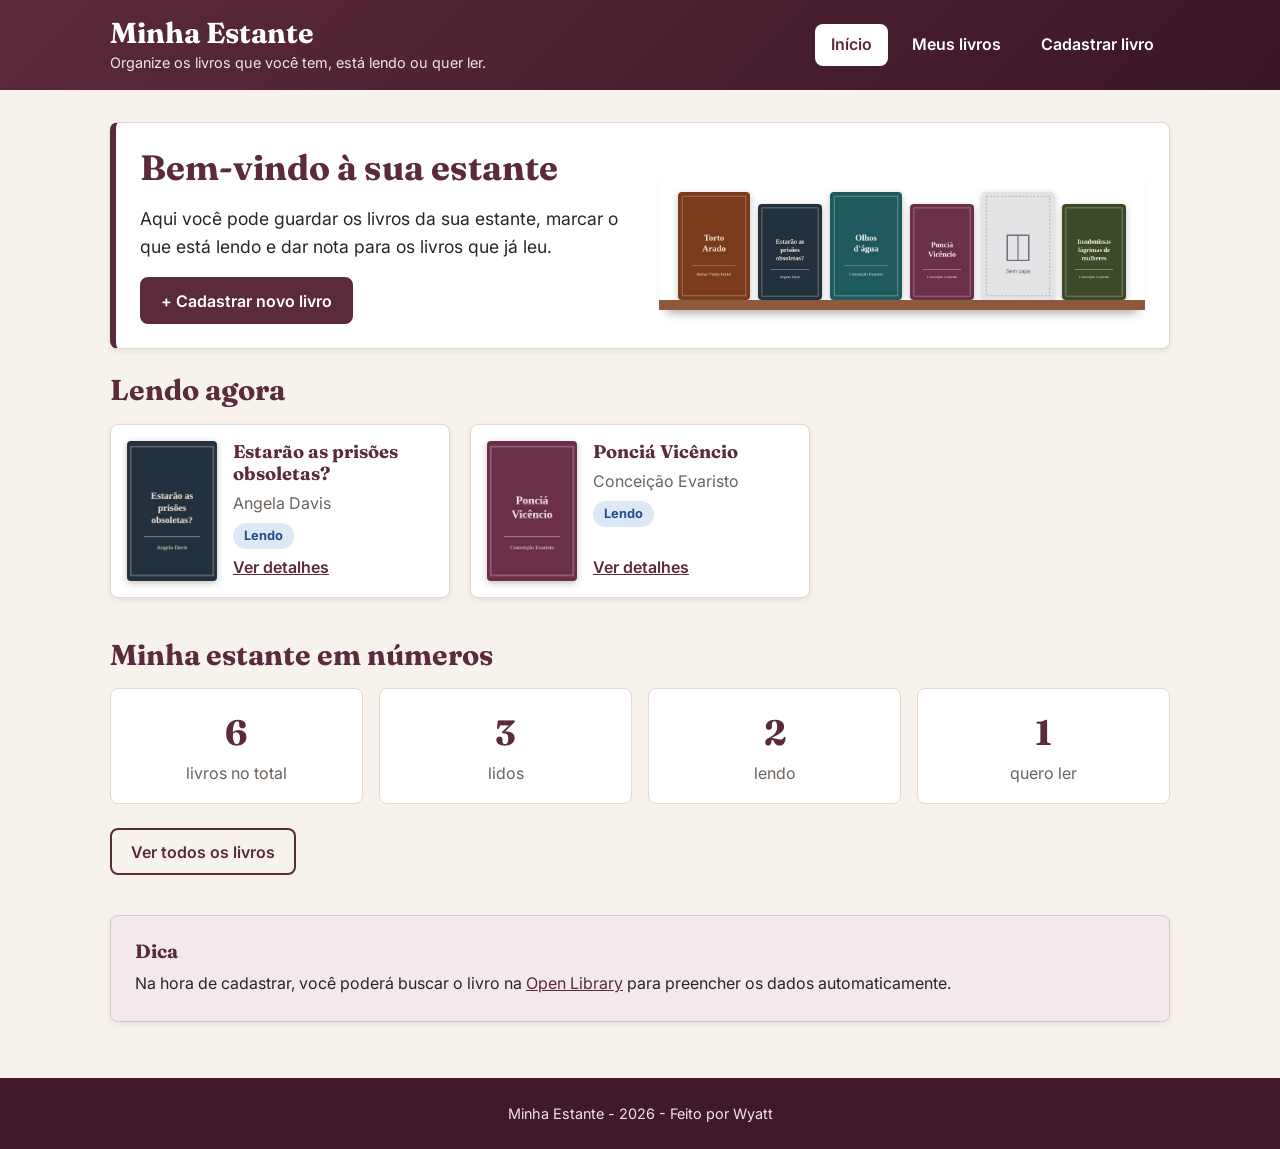
<file: index.html>
<!DOCTYPE html>
<html lang="pt-BR">
<head>
  <meta charset="UTF-8">
  <meta name="viewport" content="width=device-width, initial-scale=1.0">
  <title>Minha Estante</title>
  <link rel="preconnect" href="https://fonts.googleapis.com">
  <link rel="preconnect" href="https://fonts.gstatic.com" crossorigin>
  <link rel="stylesheet" href="https://fonts.googleapis.com/css2?family=Fraunces:opsz,wght@9..144,500;9..144,700&family=Inter:wght@400;600;700&display=swap">
  <link rel="stylesheet" href="assets/css/style.css">
</head>
<body>
  <header class="cabecalho">
    <div class="cabecalho-conteudo">
      <div class="logo">
        <h1>Minha Estante</h1>
        <p>Organize os livros que você tem, está lendo ou quer ler.</p>
      </div>
      <nav class="menu">
        <ul>
          <li><a href="index.html" class="ativo">Início</a></li>
          <li><a href="pages/livros.html">Meus livros</a></li>
          <li><a href="pages/cadastro.html">Cadastrar livro</a></li>
        </ul>
      </nav>
    </div>
  </header>

  <main class="container">
    <section class="caixa boas-vindas">
      <div class="boas-vindas-texto">
        <h2>Bem-vindo à sua estante</h2>
        <p>Aqui você pode guardar os livros da sua estante, marcar o que está lendo e dar nota para os livros que já leu.</p>
        <a href="pages/cadastro.html" class="botao">+ Cadastrar novo livro</a>
      </div>

      <!-- Prateleira com as capas dos livros salvos (criada pelo JavaScript) -->
      <div class="prateleira" id="prateleira"></div>
    </section>

    <section>
      <h2>Lendo agora</h2>
      <!-- Os cartões são criados pelo JavaScript (inicio.js) com os livros marcados como "Lendo" -->
      <div class="grade-cartoes" id="lendo-agora"></div>
      <p id="nada-lendo" class="mensagem info" hidden>Nenhum livro marcado como "Lendo" no momento.</p>
    </section>

    <section>
      <h2>Minha estante em números</h2>
      <ul class="numeros">
        <li><strong id="total-livros">0</strong> livros no total</li>
        <li><strong id="total-lidos">0</strong> lidos</li>
        <li><strong id="total-lendo">0</strong> lendo</li>
        <li><strong id="total-quero-ler">0</strong> quero ler</li>
      </ul>
      <a href="pages/livros.html" class="botao botao-secundario">Ver todos os livros</a>
    </section>

    <aside class="caixa dica">
      <h2>Dica</h2>
      <p>Na hora de cadastrar, você poderá buscar o livro na <a href="https://openlibrary.org">Open Library</a> para preencher os dados automaticamente.</p>
    </aside>
  </main>

  <footer class="rodape">
    <p>Minha Estante - 2026 - Feito por Wyatt</p>
  </footer>
  <script src="assets/js/script.js"></script>
  <script src="assets/js/inicio.js"></script>
</body>
</html>
</file>
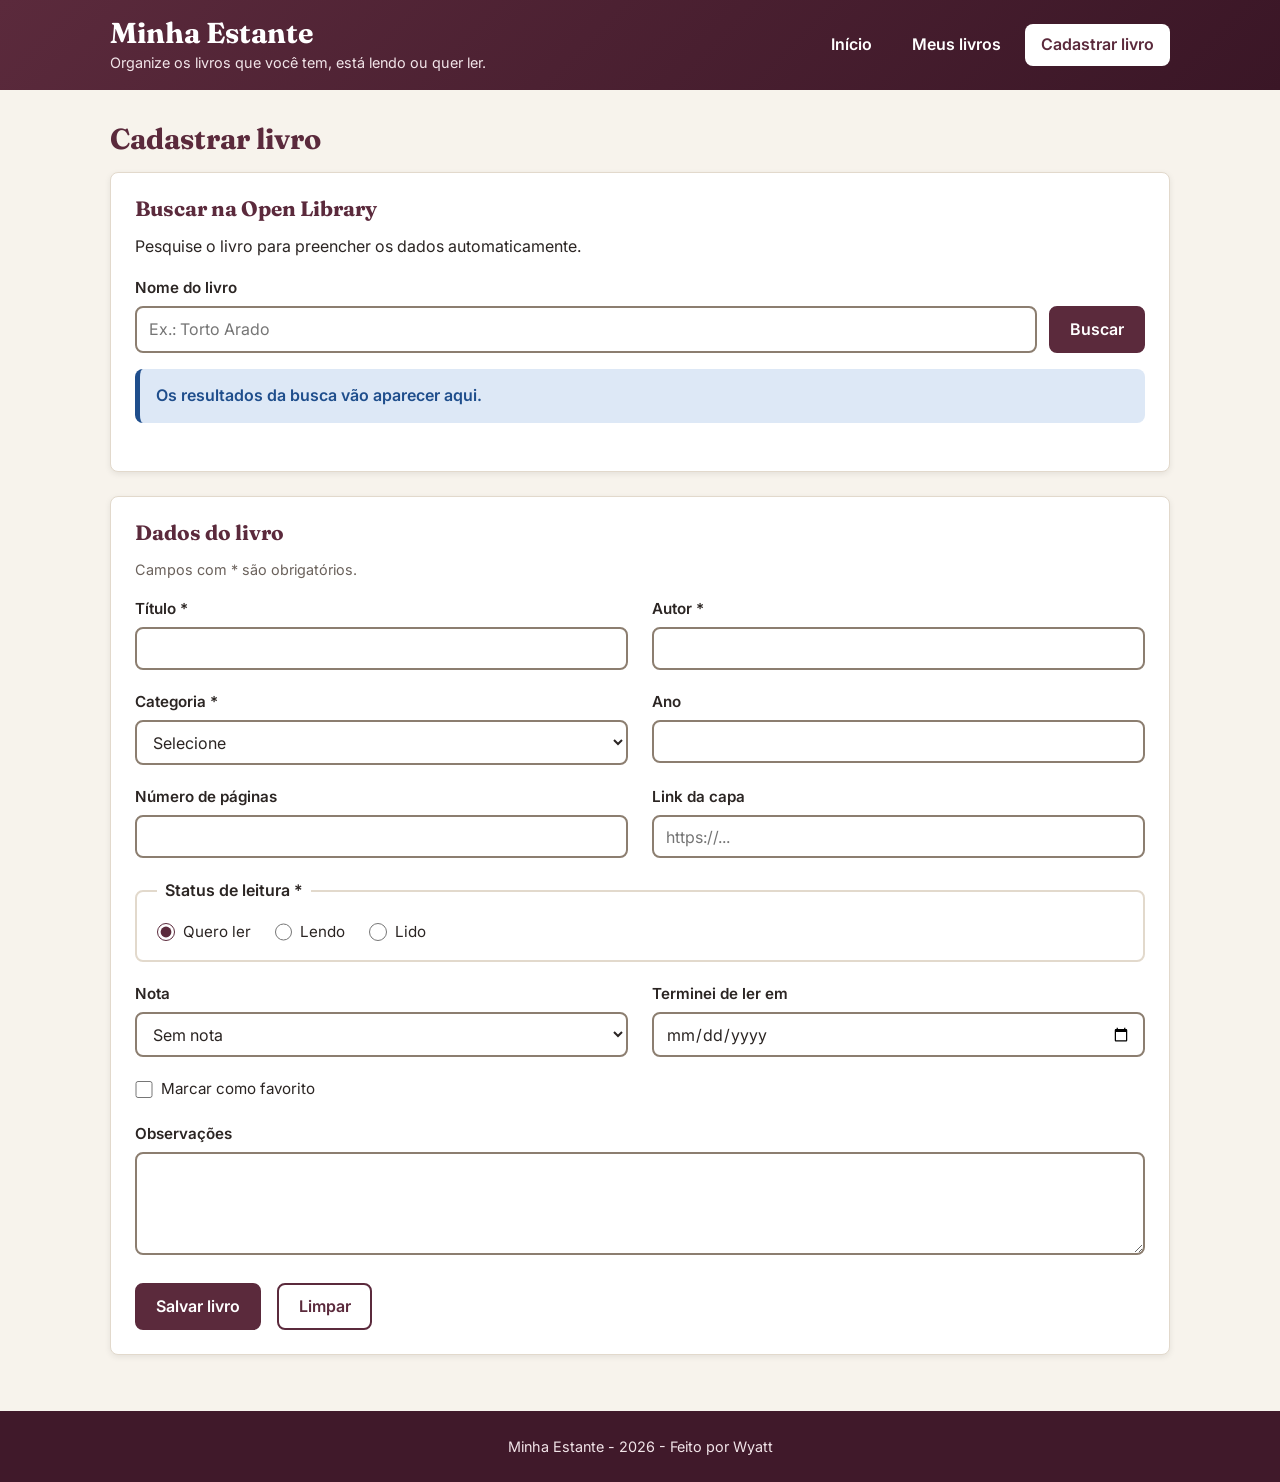
<file: pages/cadastro.html>
<!DOCTYPE html>
<html lang="pt-BR">
<head>
  <meta charset="UTF-8">
  <meta name="viewport" content="width=device-width, initial-scale=1.0">
  <title>Cadastrar livro - Minha Estante</title>
  <link rel="preconnect" href="https://fonts.googleapis.com">
  <link rel="preconnect" href="https://fonts.gstatic.com" crossorigin>
  <link rel="stylesheet" href="https://fonts.googleapis.com/css2?family=Fraunces:opsz,wght@9..144,500;9..144,700&family=Inter:wght@400;600;700&display=swap">
  <link rel="stylesheet" href="../assets/css/style.css">
</head>
<body>
  <header class="cabecalho">
    <div class="cabecalho-conteudo">
      <div class="logo">
        <h1>Minha Estante</h1>
        <p>Organize os livros que você tem, está lendo ou quer ler.</p>
      </div>
      <nav class="menu">
        <ul>
          <li><a href="../index.html">Início</a></li>
          <li><a href="livros.html">Meus livros</a></li>
          <li><a href="cadastro.html" class="ativo">Cadastrar livro</a></li>
        </ul>
      </nav>
    </div>
  </header>

  <main class="container">
    <h2>Cadastrar livro</h2>

    <!-- Busca na API (vai funcionar na Etapa 3) -->
    <section class="caixa">
      <h3>Buscar na Open Library</h3>
      <p>Pesquise o livro para preencher os dados automaticamente.</p>
      <form id="form-busca" class="form-busca">
        <label for="busca-api">Nome do livro</label>
        <div class="linha-busca">
          <input type="search" id="busca-api" name="busca-api" placeholder="Ex.: Torto Arado">
          <button type="submit" class="botao" id="botao-buscar">Buscar</button>
        </div>
      </form>
      <p id="status-busca" class="mensagem info">Os resultados da busca vão aparecer aqui.</p>

      <!-- Resultados da API (criados pelo JavaScript) -->
      <ul id="resultados-api" class="resultados-api"></ul>
    </section>

    <!-- Formulário de cadastro -->
    <section class="caixa">
      <h3>Dados do livro</h3>
      <p class="aviso-obrigatorio">Campos com * são obrigatórios.</p>

      <!-- Lista de erros da validação (preenchida pelo JavaScript) -->
      <div id="erros" class="mensagem erro" hidden></div>

      <form id="form-livro" class="formulario" novalidate>
        <div class="campo">
          <label for="titulo">Título *</label>
          <input type="text" id="titulo" name="titulo" required>
        </div>

        <div class="campo">
          <label for="autor">Autor *</label>
          <input type="text" id="autor" name="autor" required>
        </div>

        <div class="campo">
          <label for="categoria">Categoria *</label>
          <select id="categoria" name="categoria" required>
            <option value="">Selecione</option>
            <option value="romance">Romance</option>
            <option value="contos">Contos</option>
            <option value="ensaio">Ensaio</option>
            <option value="poesia">Poesia</option>
            <option value="biografia">Biografia</option>
            <option value="historia">História</option>
            <option value="fantasia">Fantasia</option>
            <option value="outros">Outros</option>
          </select>
        </div>

        <div class="campo">
          <label for="ano">Ano</label>
          <input type="number" id="ano" name="ano" min="1000" max="2026">
        </div>

        <div class="campo">
          <label for="paginas">Número de páginas</label>
          <input type="number" id="paginas" name="paginas" min="1">
        </div>

        <div class="campo">
          <label for="capa">Link da capa</label>
          <input type="url" id="capa" name="capa" placeholder="https://...">
        </div>

        <fieldset class="campo-inteiro">
          <legend>Status de leitura *</legend>
          <div class="opcoes">
            <div class="opcao">
              <input type="radio" id="quero-ler" name="status" value="quero-ler" checked>
              <label for="quero-ler">Quero ler</label>
            </div>
            <div class="opcao">
              <input type="radio" id="lendo" name="status" value="lendo">
              <label for="lendo">Lendo</label>
            </div>
            <div class="opcao">
              <input type="radio" id="lido" name="status" value="lido">
              <label for="lido">Lido</label>
            </div>
          </div>
        </fieldset>

        <div class="campo">
          <label for="nota">Nota</label>
          <select id="nota" name="nota">
            <option value="">Sem nota</option>
            <option value="1">1</option>
            <option value="2">2</option>
            <option value="3">3</option>
            <option value="4">4</option>
            <option value="5">5</option>
          </select>
        </div>

        <div class="campo">
          <label for="data">Terminei de ler em</label>
          <input type="date" id="data" name="data">
        </div>

        <div class="opcao campo-inteiro">
          <input type="checkbox" id="favorito" name="favorito">
          <label for="favorito">Marcar como favorito</label>
        </div>

        <div class="campo campo-inteiro">
          <label for="observacoes">Observações</label>
          <textarea id="observacoes" name="observacoes" rows="4"></textarea>
        </div>

        <div class="botoes campo-inteiro">
          <button type="submit" class="botao">Salvar livro</button>
          <button type="reset" class="botao botao-secundario">Limpar</button>
        </div>
      </form>
    </section>
  </main>

  <footer class="rodape">
    <p>Minha Estante - 2026 - Feito por Wyatt</p>
  </footer>
  <script src="../assets/js/script.js"></script>
  <script src="../assets/js/cadastro.js"></script>
</body>
</html>
</file>
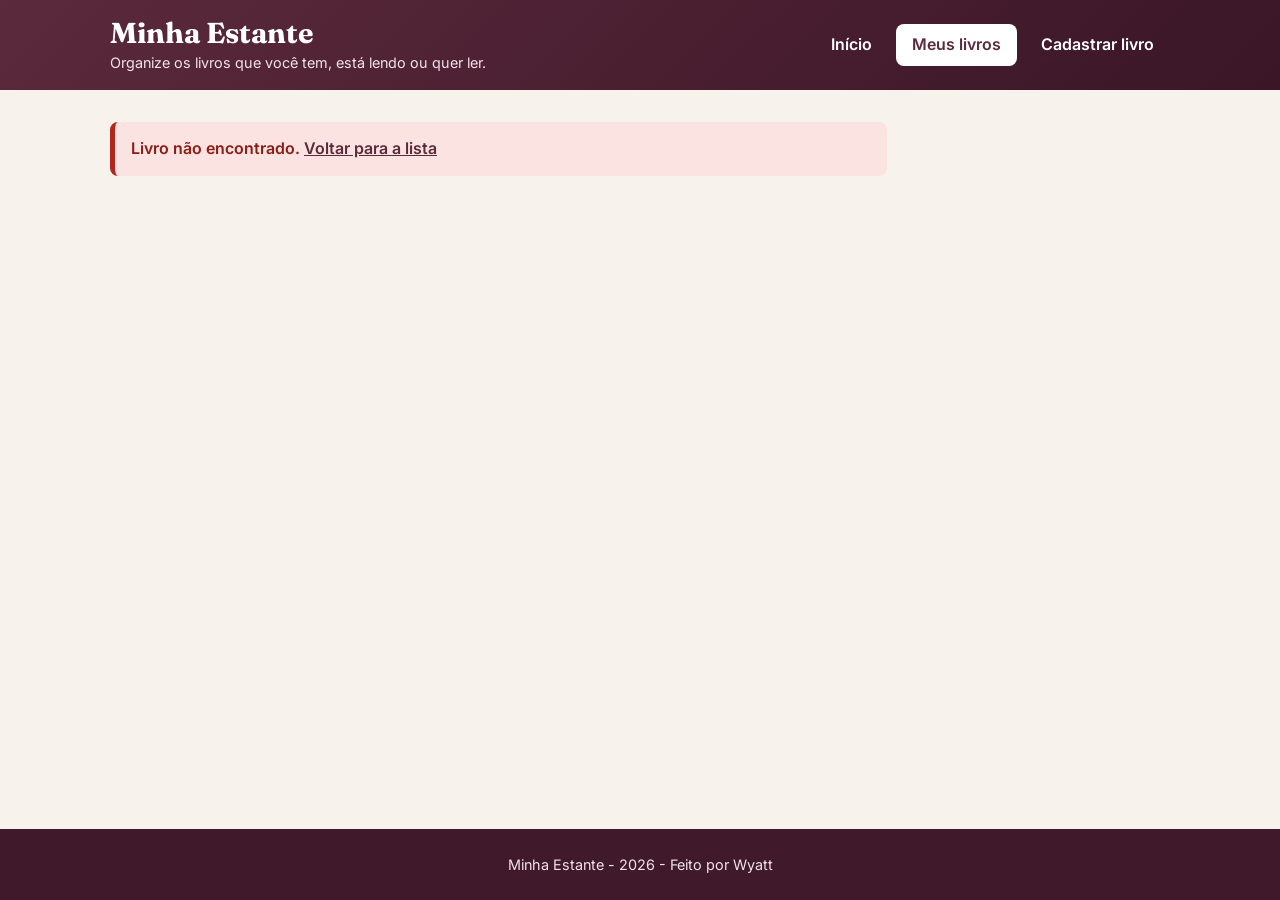
<file: pages/detalhes.html>
<!DOCTYPE html>
<html lang="pt-BR">
<head>
  <meta charset="UTF-8">
  <meta name="viewport" content="width=device-width, initial-scale=1.0">
  <title>Detalhes do livro - Minha Estante</title>
  <link rel="preconnect" href="https://fonts.googleapis.com">
  <link rel="preconnect" href="https://fonts.gstatic.com" crossorigin>
  <link rel="stylesheet" href="https://fonts.googleapis.com/css2?family=Fraunces:opsz,wght@9..144,500;9..144,700&family=Inter:wght@400;600;700&display=swap">
  <link rel="stylesheet" href="../assets/css/style.css">
</head>
<body>
  <header class="cabecalho">
    <div class="cabecalho-conteudo">
      <div class="logo">
        <h1>Minha Estante</h1>
        <p>Organize os livros que você tem, está lendo ou quer ler.</p>
      </div>
      <nav class="menu">
        <ul>
          <li><a href="../index.html">Início</a></li>
          <li><a href="livros.html" class="ativo">Meus livros</a></li>
          <li><a href="cadastro.html">Cadastrar livro</a></li>
        </ul>
      </nav>
    </div>
  </header>

  <main class="container pagina-detalhes">
    <!-- Os dados do livro são preenchidos pelo JavaScript (detalhes.js) -->
    <article class="caixa detalhes-livro" id="detalhes">
      <img id="detalhe-capa" class="capa" src="../assets/img/sem-capa.jpg" alt="" width="200">

      <div class="detalhes-info">
        <h2 id="detalhe-titulo">Carregando...</h2>
        <p class="autor" id="detalhe-autor"></p>
        <span class="status" id="detalhe-status"></span>

        <h3>Informações</h3>
        <ul class="lista-info">
          <li><strong>Categoria</strong> <span id="detalhe-categoria"></span></li>
          <li><strong>Ano</strong> <span id="detalhe-ano"></span></li>
          <li><strong>Páginas</strong> <span id="detalhe-paginas"></span></li>
          <li><strong>Nota</strong> <span id="detalhe-nota"></span></li>
          <li><strong>Terminei de ler em</strong> <span id="detalhe-data"></span></li>
          <li><strong>Favorito</strong> <span id="detalhe-favorito"></span></li>
        </ul>

        <h3>Observações</h3>
        <p id="detalhe-observacoes"></p>

        <div class="acoes">
          <a href="editar.html" class="botao" id="link-editar">Editar</a>
          <button type="button" class="botao botao-perigo" id="botao-excluir">Excluir</button>
          <a href="livros.html" class="botao botao-secundario">Voltar</a>
        </div>
      </div>
    </article>

    <aside class="caixa dica" id="mais-informacoes">
      <h3>Mais informações</h3>
      <p>Veja mais sobre este livro na <a id="link-open-library" href="https://openlibrary.org">Open Library</a>.</p>
    </aside>

    <!-- Aparece se o id do endereço não existir -->
    <p id="nao-encontrado" class="mensagem erro" hidden>Livro não encontrado. <a href="livros.html">Voltar para a lista</a></p>
  </main>

  <footer class="rodape">
    <p>Minha Estante - 2026 - Feito por Wyatt</p>
  </footer>
  <script src="../assets/js/script.js"></script>
  <script src="../assets/js/detalhes.js"></script>
</body>
</html>
</file>
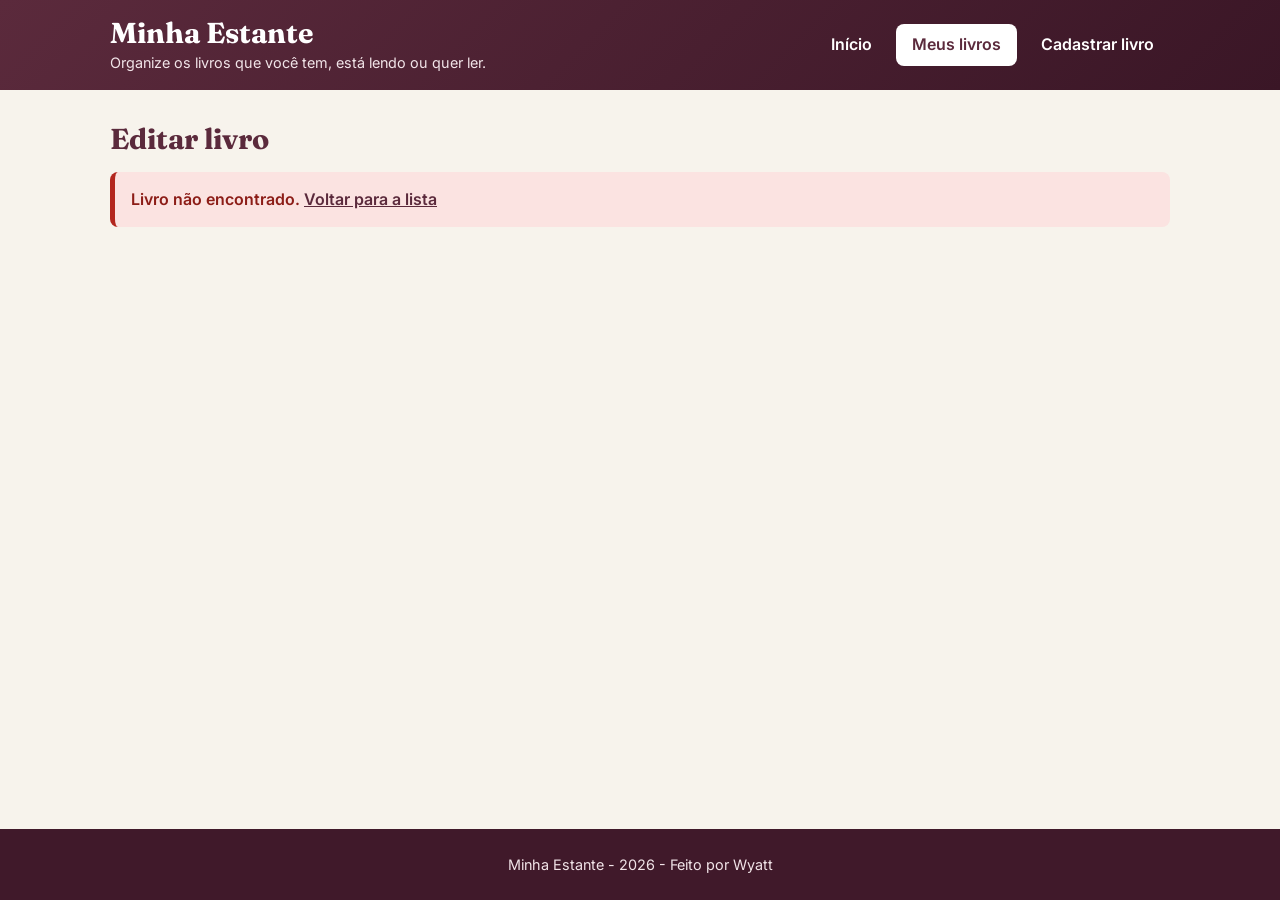
<file: pages/editar.html>
<!DOCTYPE html>
<html lang="pt-BR">
<head>
  <meta charset="UTF-8">
  <meta name="viewport" content="width=device-width, initial-scale=1.0">
  <title>Editar livro - Minha Estante</title>
  <link rel="preconnect" href="https://fonts.googleapis.com">
  <link rel="preconnect" href="https://fonts.gstatic.com" crossorigin>
  <link rel="stylesheet" href="https://fonts.googleapis.com/css2?family=Fraunces:opsz,wght@9..144,500;9..144,700&family=Inter:wght@400;600;700&display=swap">
  <link rel="stylesheet" href="../assets/css/style.css">
</head>
<body>
  <header class="cabecalho">
    <div class="cabecalho-conteudo">
      <div class="logo">
        <h1>Minha Estante</h1>
        <p>Organize os livros que você tem, está lendo ou quer ler.</p>
      </div>
      <nav class="menu">
        <ul>
          <li><a href="../index.html">Início</a></li>
          <li><a href="livros.html" class="ativo">Meus livros</a></li>
          <li><a href="cadastro.html">Cadastrar livro</a></li>
        </ul>
      </nav>
    </div>
  </header>

  <main class="container">
    <h2>Editar livro</h2>

    <section class="caixa" id="area-edicao">
      <h3 id="titulo-edicao">Carregando...</h3>
      <p class="aviso-obrigatorio">Campos com * são obrigatórios.</p>

      <!-- Lista de erros da validação (preenchida pelo JavaScript) -->
      <div id="erros" class="mensagem erro" hidden></div>

      <!-- Os campos são preenchidos pelo JavaScript (editar.js) com os dados salvos -->
      <form id="form-editar" class="formulario" novalidate>
        <div class="campo">
          <label for="titulo">Título *</label>
          <input type="text" id="titulo" name="titulo" required>
        </div>

        <div class="campo">
          <label for="autor">Autor *</label>
          <input type="text" id="autor" name="autor" required>
        </div>

        <div class="campo">
          <label for="categoria">Categoria *</label>
          <select id="categoria" name="categoria" required>
            <option value="">Selecione</option>
            <option value="romance">Romance</option>
            <option value="contos">Contos</option>
            <option value="ensaio">Ensaio</option>
            <option value="poesia">Poesia</option>
            <option value="biografia">Biografia</option>
            <option value="historia">História</option>
            <option value="fantasia">Fantasia</option>
            <option value="outros">Outros</option>
          </select>
        </div>

        <div class="campo">
          <label for="ano">Ano</label>
          <input type="number" id="ano" name="ano" min="1000" max="2026">
        </div>

        <div class="campo">
          <label for="paginas">Número de páginas</label>
          <input type="number" id="paginas" name="paginas" min="1">
        </div>

        <div class="campo">
          <label for="capa">Link da capa</label>
          <input type="url" id="capa" name="capa" placeholder="https://...">
        </div>

        <fieldset class="campo-inteiro">
          <legend>Status de leitura *</legend>
          <div class="opcoes">
            <div class="opcao">
              <input type="radio" id="quero-ler" name="status" value="quero-ler">
              <label for="quero-ler">Quero ler</label>
            </div>
            <div class="opcao">
              <input type="radio" id="lendo" name="status" value="lendo">
              <label for="lendo">Lendo</label>
            </div>
            <div class="opcao">
              <input type="radio" id="lido" name="status" value="lido">
              <label for="lido">Lido</label>
            </div>
          </div>
        </fieldset>

        <div class="campo">
          <label for="nota">Nota</label>
          <select id="nota" name="nota">
            <option value="">Sem nota</option>
            <option value="1">1</option>
            <option value="2">2</option>
            <option value="3">3</option>
            <option value="4">4</option>
            <option value="5">5</option>
          </select>
        </div>

        <div class="campo">
          <label for="data">Terminei de ler em</label>
          <input type="date" id="data" name="data">
        </div>

        <div class="opcao campo-inteiro">
          <input type="checkbox" id="favorito" name="favorito">
          <label for="favorito">Marcar como favorito</label>
        </div>

        <div class="campo campo-inteiro">
          <label for="observacoes">Observações</label>
          <textarea id="observacoes" name="observacoes" rows="4"></textarea>
        </div>

        <div class="botoes campo-inteiro">
          <button type="submit" class="botao">Salvar alterações</button>
          <a href="detalhes.html" class="botao botao-secundario" id="link-cancelar">Cancelar</a>
        </div>
      </form>
    </section>

    <!-- Aparece se o id do endereço não existir -->
    <p id="nao-encontrado" class="mensagem erro" hidden>Livro não encontrado. <a href="livros.html">Voltar para a lista</a></p>
  </main>

  <footer class="rodape">
    <p>Minha Estante - 2026 - Feito por Wyatt</p>
  </footer>
  <script src="../assets/js/script.js"></script>
  <script src="../assets/js/editar.js"></script>
</body>
</html>
</file>
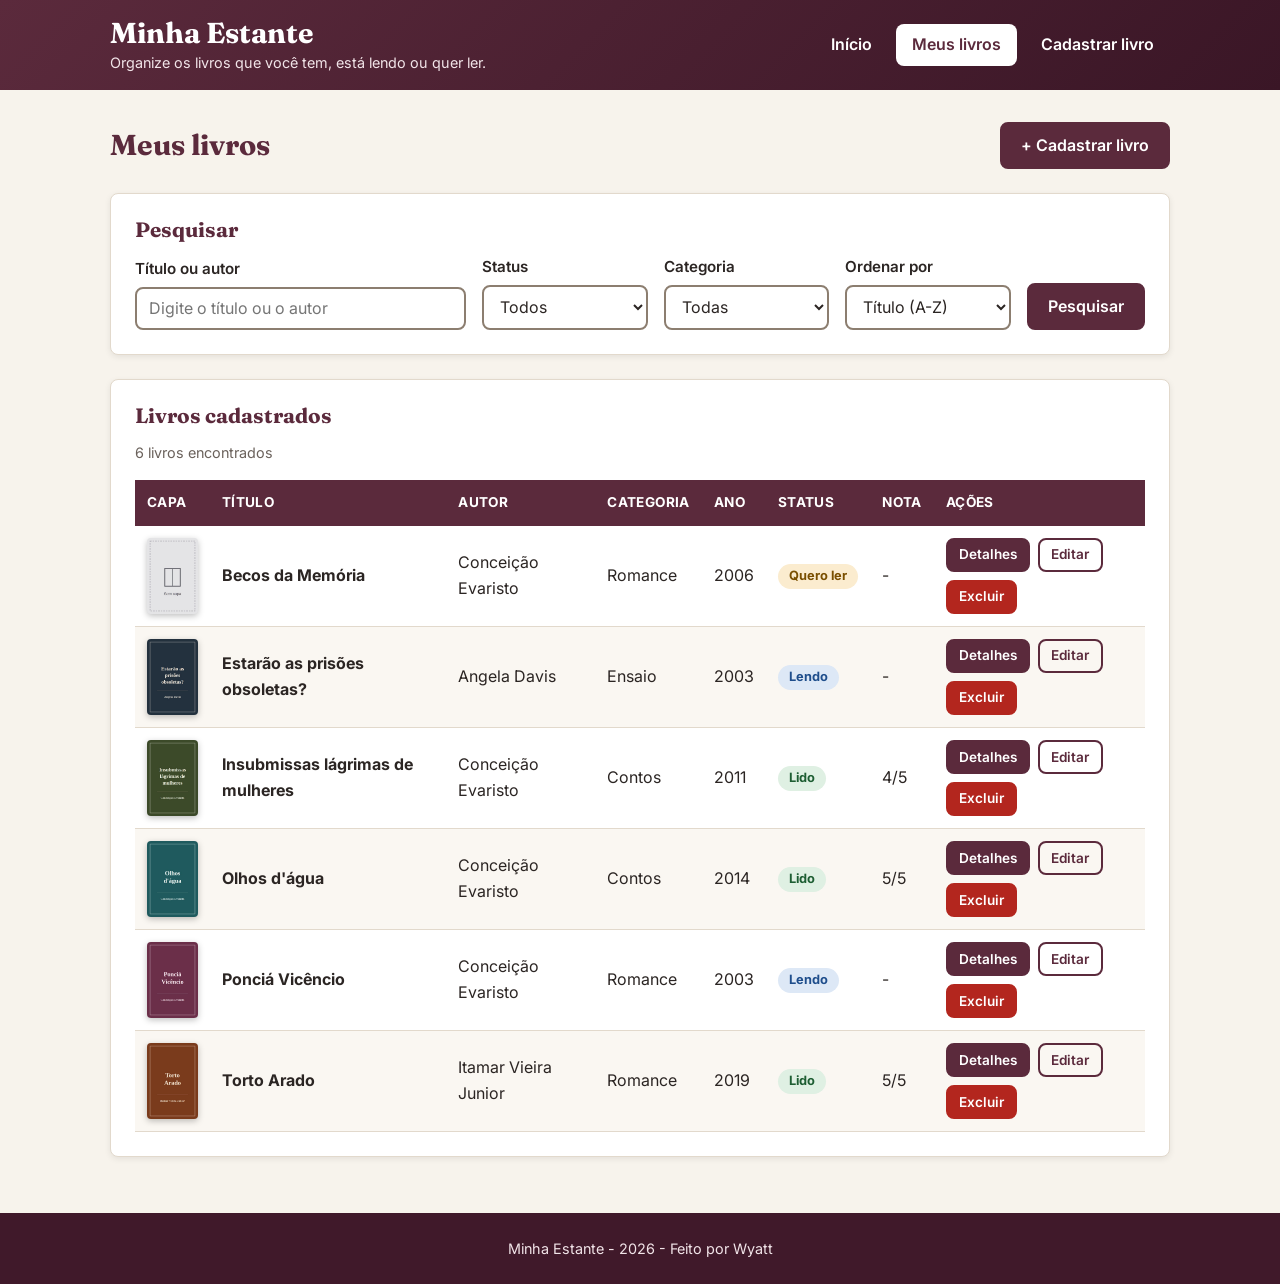
<file: pages/livros.html>
<!DOCTYPE html>
<html lang="pt-BR">
<head>
  <meta charset="UTF-8">
  <meta name="viewport" content="width=device-width, initial-scale=1.0">
  <title>Meus livros - Minha Estante</title>
  <link rel="preconnect" href="https://fonts.googleapis.com">
  <link rel="preconnect" href="https://fonts.gstatic.com" crossorigin>
  <link rel="stylesheet" href="https://fonts.googleapis.com/css2?family=Fraunces:opsz,wght@9..144,500;9..144,700&family=Inter:wght@400;600;700&display=swap">
  <link rel="stylesheet" href="../assets/css/style.css">
</head>
<body>
  <header class="cabecalho">
    <div class="cabecalho-conteudo">
      <div class="logo">
        <h1>Minha Estante</h1>
        <p>Organize os livros que você tem, está lendo ou quer ler.</p>
      </div>
      <nav class="menu">
        <ul>
          <li><a href="../index.html">Início</a></li>
          <li><a href="livros.html" class="ativo">Meus livros</a></li>
          <li><a href="cadastro.html">Cadastrar livro</a></li>
        </ul>
      </nav>
    </div>
  </header>

  <main class="container">
    <div class="titulo-pagina">
      <h2>Meus livros</h2>
      <a href="cadastro.html" class="botao">+ Cadastrar livro</a>
    </div>

    <!-- Mensagem de aviso (aparece depois de cadastrar, editar ou excluir) -->
    <p id="mensagem" class="mensagem sucesso" hidden></p>

    <!-- Pesquisa, filtro e ordenação -->
    <section class="caixa">
      <h3>Pesquisar</h3>
      <form id="form-filtros" class="filtros">
        <div class="campo campo-pesquisa">
          <label for="pesquisa">Título ou autor</label>
          <input type="search" id="pesquisa" name="pesquisa" placeholder="Digite o título ou o autor">
        </div>

        <div class="campo">
          <label for="filtro-status">Status</label>
          <select id="filtro-status" name="status">
            <option value="todos">Todos</option>
            <option value="quero-ler">Quero ler</option>
            <option value="lendo">Lendo</option>
            <option value="lido">Lido</option>
          </select>
        </div>

        <div class="campo">
          <label for="filtro-categoria">Categoria</label>
          <select id="filtro-categoria" name="categoria">
            <option value="todas">Todas</option>
            <option value="romance">Romance</option>
            <option value="contos">Contos</option>
            <option value="ensaio">Ensaio</option>
            <option value="poesia">Poesia</option>
            <option value="biografia">Biografia</option>
            <option value="historia">História</option>
            <option value="fantasia">Fantasia</option>
            <option value="outros">Outros</option>
          </select>
        </div>

        <div class="campo">
          <label for="ordenar">Ordenar por</label>
          <select id="ordenar" name="ordenar">
            <option value="titulo">Título (A-Z)</option>
            <option value="autor">Autor (A-Z)</option>
            <option value="ano-recente">Ano (mais recente)</option>
            <option value="ano-antigo">Ano (mais antigo)</option>
            <option value="nota">Nota (maior primeiro)</option>
          </select>
        </div>

        <button type="submit" class="botao">Pesquisar</button>
      </form>
    </section>

    <!-- Lista de livros -->
    <section class="caixa">
      <h3>Livros cadastrados</h3>
      <p id="contador" class="contador"></p>

      <div class="tabela-container">
        <table class="tabela-livros">
          <thead>
            <tr>
              <th>Capa</th>
              <th>Título</th>
              <th>Autor</th>
              <th>Categoria</th>
              <th>Ano</th>
              <th>Status</th>
              <th>Nota</th>
              <th>Ações</th>
            </tr>
          </thead>
          <!-- As linhas são criadas pelo JavaScript (livros.js) -->
          <tbody id="lista-livros"></tbody>
        </table>
      </div>

      <p id="lista-vazia" class="mensagem info" hidden>Nenhum livro encontrado.</p>
    </section>
  </main>

  <footer class="rodape">
    <p>Minha Estante - 2026 - Feito por Wyatt</p>
  </footer>
  <script src="../assets/js/script.js"></script>
  <script src="../assets/js/livros.js"></script>
</body>
</html>
</file>
<file: assets/css/style.css>
/* =====================================================
   MINHA ESTANTE - Folha de estilos
   ===================================================== */

/* =====================================================
   1. IDENTIDADE VISUAL
   Cores, fontes e estilos básicos usados no site todo
   ===================================================== */

/* Variáveis com as cores do site */
:root {
  --cor-principal: #5b2a3c;        /* vinho */
  --cor-principal-escura: #40192a;
  --cor-principal-clara: #f3e9ec;
  --cor-fundo: #f7f3ec;            /* bege claro, cor de papel */
  --cor-caixa: #ffffff;
  --cor-texto: #2b2523;
  --cor-texto-suave: #6b625c;
  --cor-borda: #e2d9cc;
  --cor-borda-campo: #8c7e70;
  --cor-perigo: #b3261e;           /* vermelho do botão excluir */
  --raio: 8px;
  --sombra: 0 2px 6px rgba(0, 0, 0, 0.08);
}

/* Zera margens e faz o padding/borda contarem dentro da largura */
* {
  margin: 0;
  padding: 0;
  box-sizing: border-box;
}

body {
  font-family: "Inter", "Segoe UI", Arial, sans-serif;
  font-size: 1rem;
  line-height: 1.6;
  color: var(--cor-texto);
  background-color: var(--cor-fundo);

  /* Flexbox em coluna para o rodapé ficar sempre no fim da página */
  display: flex;
  flex-direction: column;
  min-height: 100vh;
}

/* O conteúdo principal ocupa o espaço que sobrar */
main {
  flex: 1;
}

h1,
h2,
h3 {
  font-family: "Fraunces", Georgia, "Times New Roman", serif;
  line-height: 1.2;
  color: var(--cor-principal);
}

h2 {
  font-size: 1.8rem;
  margin-bottom: 1rem;
}

h3 {
  font-size: 1.3rem;
  margin-bottom: 0.75rem;
}

p {
  margin-bottom: 1rem;
}

a {
  color: var(--cor-principal);
}

a:hover {
  color: var(--cor-principal-escura);
}

img {
  max-width: 100%;
  height: auto;
  display: block;
}

/* Área central com largura máxima */
.container {
  width: 100%;
  max-width: 1100px;
  margin: 0 auto;
  padding: 2rem 1.25rem;
}

main > section {
  margin-bottom: 2.5rem;
}

/* =====================================================
   2. CABEÇALHO, MENU E RODAPÉ
   ===================================================== */

.cabecalho {
  background-color: var(--cor-principal);
  color: #ffffff;
}

.cabecalho-conteudo {
  max-width: 1100px;
  margin: 0 auto;
  padding: 1rem 1.25rem;
  display: flex;
  justify-content: space-between;
  align-items: center;
  gap: 1rem;
}

.logo h1 {
  color: #ffffff;
  font-size: 1.8rem;
}

.logo p {
  margin: 0;
  font-size: 0.9rem;
  color: #f1e4e8;
}

.menu ul {
  list-style: none;
  display: flex;
  gap: 0.5rem;
}

.menu a {
  display: block;
  padding: 0.5rem 1rem;
  color: #ffffff;
  text-decoration: none;
  font-weight: 600;
  border-radius: var(--raio);
  transition: background-color 0.2s;
}

.menu a:hover {
  background-color: rgba(255, 255, 255, 0.15);
  color: #ffffff;
}

/* Página em que o usuário está */
.menu a.ativo {
  background-color: #ffffff;
  color: var(--cor-principal);
}

.menu a:focus-visible {
  outline: 3px solid #ffffff;
  outline-offset: 2px;
}

.rodape {
  background-color: var(--cor-principal-escura);
  color: #f1e4e8;
  text-align: center;
  padding: 1.5rem 1rem;
}

.rodape p {
  margin: 0;
  font-size: 0.9rem;
}

/* =====================================================
   3. COMPONENTES: CAIXAS, BOTÕES, CAMPOS E MENSAGENS
   ===================================================== */

/* Caixa branca usada em várias páginas */
.caixa {
  background-color: var(--cor-caixa);
  border: 1px solid var(--cor-borda);
  border-radius: var(--raio);
  padding: 1.5rem;
  box-shadow: var(--sombra);
  margin-bottom: 1.5rem;
}

/* ----- Botões ----- */
.botao {
  display: inline-block;
  padding: 0.6rem 1.2rem;
  font-family: inherit;
  font-size: 1rem;
  font-weight: 600;
  line-height: 1.5;
  text-decoration: none;
  color: #ffffff;
  background-color: var(--cor-principal);
  border: 2px solid var(--cor-principal);
  border-radius: var(--raio);
  cursor: pointer;
  transition: background-color 0.2s, transform 0.1s;
}

.botao:hover {
  color: #ffffff;
  background-color: var(--cor-principal-escura);
  border-color: var(--cor-principal-escura);
}

/* Efeito de "apertar" ao clicar */
.botao:active {
  transform: scale(0.97);
}

.botao-secundario {
  color: var(--cor-principal);
  background-color: transparent;
}

.botao-secundario:hover {
  color: var(--cor-principal-escura);
  background-color: var(--cor-principal-clara);
}

.botao-perigo {
  background-color: var(--cor-perigo);
  border-color: var(--cor-perigo);
}

.botao-perigo:hover {
  background-color: #8c1d17;
  border-color: #8c1d17;
}

.botao-pequeno {
  padding: 0.3rem 0.7rem;
  font-size: 0.85rem;
}

/* Contorno bem visível quando o elemento recebe foco pelo teclado (Tab) */
a:focus-visible,
button:focus-visible,
input:focus-visible,
select:focus-visible,
textarea:focus-visible {
  outline: 3px solid var(--cor-principal);
  outline-offset: 2px;
}

/* ----- Campos de formulário ----- */
.campo {
  display: flex;
  flex-direction: column;
  gap: 0.35rem;
}

label {
  font-weight: 600;
  font-size: 0.95rem;
}

input[type="text"],
input[type="search"],
input[type="number"],
input[type="url"],
input[type="date"],
select,
textarea {
  width: 100%;
  padding: 0.6rem 0.75rem;
  font-family: inherit;
  font-size: 1rem;
  color: var(--cor-texto);
  background-color: #ffffff;
  border: 2px solid var(--cor-borda-campo);
  border-radius: var(--raio);
  transition: border-color 0.2s;
}

input:hover,
select:hover,
textarea:hover {
  border-color: var(--cor-principal);
}

input:focus,
select:focus,
textarea:focus {
  border-color: var(--cor-principal);
  background-color: #fffdf9;
}

/* Campo com valor inválido (ex.: obrigatório vazio) fica vermelho enquanto está em foco */
input:focus:invalid,
select:focus:invalid {
  border-color: var(--cor-perigo);
}

textarea {
  resize: vertical;
}

input[type="radio"],
input[type="checkbox"] {
  width: 1.1rem;
  height: 1.1rem;
  accent-color: var(--cor-principal);
  cursor: pointer;
}

/* ----- Etiquetas de status ----- */
.status {
  display: inline-block;
  padding: 0.15rem 0.7rem;
  font-size: 0.8rem;
  font-weight: 700;
  border-radius: 999px;
  white-space: nowrap;
}

.status.lido {
  background-color: #dff0e3;
  color: #1e5e33;
}

.status.lendo {
  background-color: #dde8f6;
  color: #1f4e8c;
}

.status.quero-ler {
  background-color: #fbeccf;
  color: #7a4f00;
}

/* ----- Mensagens para o usuário ----- */
.mensagem {
  padding: 0.9rem 1rem;
  margin-bottom: 1.5rem;
  border-left: 5px solid;
  border-radius: var(--raio);
  font-weight: 600;
}

.mensagem.sucesso {
  background-color: #dff0e3;
  color: #1e5e33;
  border-color: #2e7d46;
}

.mensagem.info {
  background-color: #dde8f6;
  color: #1f4e8c;
  border-color: #1f4e8c;
}

.mensagem.erro {
  background-color: #fbe3e1;
  color: #8c1d17;
  border-color: var(--cor-perigo);
}

/* =====================================================
   4. PÁGINA INICIAL
   ===================================================== */

.boas-vindas {
  border-left: 6px solid var(--cor-principal);
}

.boas-vindas p {
  font-size: 1.1rem;
  max-width: 60ch;
}

/* Cartões dos livros "Lendo agora": o grid cria quantas colunas couberem */
.grade-cartoes {
  display: grid;
  grid-template-columns: repeat(auto-fill, minmax(280px, 1fr));
  gap: 1.25rem;
}

.cartao-livro {
  display: flex;
  gap: 1rem;
  padding: 1rem;
  background-color: var(--cor-caixa);
  border: 1px solid var(--cor-borda);
  border-radius: var(--raio);
  box-shadow: var(--sombra);
  transition: transform 0.2s, box-shadow 0.2s;
}

.cartao-livro:hover {
  transform: translateY(-4px);
  box-shadow: 0 6px 14px rgba(0, 0, 0, 0.12);
}

.cartao-livro img {
  width: 90px;
  border-radius: 4px;
}

.cartao-livro div {
  display: flex;
  flex-direction: column;
  align-items: flex-start;
  gap: 0.4rem;
}

.cartao-livro h3 {
  margin: 0;
  font-size: 1.15rem;
}

.cartao-livro p {
  margin: 0;
  color: var(--cor-texto-suave);
}

.cartao-livro a {
  margin-top: auto;
  font-weight: 600;
}

/* Números da estante: 4 colunas iguais */
.numeros {
  list-style: none;
  display: grid;
  grid-template-columns: repeat(4, 1fr);
  gap: 1rem;
  margin-bottom: 1.5rem;
}

.numeros li {
  padding: 1rem;
  text-align: center;
  color: var(--cor-texto-suave);
  background-color: var(--cor-caixa);
  border: 1px solid var(--cor-borda);
  border-radius: var(--raio);
}

.numeros strong {
  display: block;
  font-family: "Fraunces", Georgia, "Times New Roman", serif;
  font-size: 2.2rem;
  color: var(--cor-principal);
}

/* Caixa de dica */
.dica {
  background-color: var(--cor-principal-clara);
  border-color: #dcc5cd;
}

.dica h2,
.dica h3 {
  font-size: 1.2rem;
  margin-bottom: 0.5rem;
}

.dica p {
  margin: 0;
}

/* =====================================================
   5. LISTA DE LIVROS: PESQUISA, FILTROS E TABELA
   ===================================================== */

/* Título da página e botão na mesma linha */
.titulo-pagina {
  display: flex;
  justify-content: space-between;
  align-items: center;
  flex-wrap: wrap;
  gap: 1rem;
  margin-bottom: 1.5rem;
}

.titulo-pagina h2 {
  margin: 0;
}

/* Pesquisa, filtros e ordenação lado a lado */
.filtros {
  display: grid;
  grid-template-columns: 2fr 1fr 1fr 1fr auto;
  gap: 1rem;
  align-items: end;
}

.contador {
  color: var(--cor-texto-suave);
  font-size: 0.9rem;
}

/* Se a tela for pequena, a tabela rola dentro da caixa (e não a página toda) */
.tabela-container {
  overflow-x: auto;
}

.tabela-livros {
  width: 100%;
  border-collapse: collapse;
}

.tabela-livros th {
  padding: 0.75rem;
  text-align: left;
  font-size: 0.85rem;
  text-transform: uppercase;
  letter-spacing: 0.03em;
  color: #ffffff;
  background-color: var(--cor-principal);
}

.tabela-livros td {
  padding: 0.75rem;
  vertical-align: middle;
  border-bottom: 1px solid var(--cor-borda);
}

/* Linhas zebradas */
.tabela-livros tbody tr:nth-child(even) {
  background-color: #faf7f2;
}

.tabela-livros tbody tr:hover {
  background-color: var(--cor-principal-clara);
}

.tabela-livros img {
  width: 50px;
  border-radius: 4px;
}

.titulo-livro {
  font-weight: 700;
}

/* Botões de ação um do lado do outro */
.acoes {
  display: flex;
  flex-wrap: wrap;
  gap: 0.5rem;
}

/* =====================================================
   6. FORMULÁRIO DE CADASTRO E EDIÇÃO
   ===================================================== */

/* Busca na Open Library: campo e botão na mesma linha */
.form-busca {
  display: flex;
  flex-direction: column;
  gap: 0.35rem;
  margin-bottom: 1rem;
}

.linha-busca {
  display: flex;
  gap: 0.75rem;
}

.linha-busca input {
  flex: 1;
}

.aviso-obrigatorio {
  font-size: 0.9rem;
  color: var(--cor-texto-suave);
}

/* Formulário em 2 colunas */
.formulario {
  display: grid;
  grid-template-columns: 1fr 1fr;
  gap: 1.25rem 1.5rem;
}

/* Itens que ocupam a linha inteira */
.campo-inteiro {
  grid-column: 1 / -1;
}

fieldset {
  padding: 1rem 1.25rem;
  border: 2px solid var(--cor-borda);
  border-radius: var(--raio);
}

legend {
  padding: 0 0.5rem;
  font-weight: 600;
}

/* Opções de rádio e checkbox */
.opcoes {
  display: flex;
  flex-wrap: wrap;
  gap: 1.5rem;
}

.opcao {
  display: flex;
  align-items: center;
  gap: 0.5rem;
}

.opcao label {
  font-weight: 400;
  cursor: pointer;
}

.botoes {
  display: flex;
  flex-wrap: wrap;
  gap: 1rem;
  padding-top: 0.5rem;
}

/* =====================================================
   7. PÁGINA DE DETALHES
   ===================================================== */

/* Livro à esquerda e caixa "Mais informações" à direita */
.pagina-detalhes {
  display: grid;
  grid-template-columns: 3fr 1fr;
  gap: 1.5rem;
  align-items: start;
}

/* Capa à esquerda e informações à direita */
.detalhes-livro {
  display: grid;
  grid-template-columns: 220px 1fr;
  gap: 2rem;
}

.detalhes-livro img {
  width: 100%;
  border-radius: var(--raio);
  box-shadow: 0 4px 12px rgba(0, 0, 0, 0.2);
}

.detalhes-info h2 {
  margin-bottom: 0.25rem;
}

.autor {
  font-size: 1.15rem;
  color: var(--cor-texto-suave);
  margin-bottom: 0.5rem;
}

.detalhes-info h3 {
  margin-top: 1.5rem;
}

/* Informações do livro em 2 colunas */
.lista-info {
  list-style: none;
  display: grid;
  grid-template-columns: repeat(2, 1fr);
  gap: 0.75rem;
}

.lista-info li {
  padding: 0.6rem 0.8rem;
  background-color: var(--cor-fundo);
  border-radius: var(--raio);
}

.lista-info strong {
  display: block;
  font-size: 0.8rem;
  text-transform: uppercase;
  letter-spacing: 0.03em;
  color: var(--cor-texto-suave);
}

.detalhes-info .acoes {
  margin-top: 1.5rem;
}

/* =====================================================
   8. RESPONSIVIDADE
   ===================================================== */

/* Tablets e telas médias (até 900px) */
@media (max-width: 900px) {
  /* Filtros em 2 colunas, pesquisa na linha inteira */
  .filtros {
    grid-template-columns: 1fr 1fr;
  }

  .campo-pesquisa {
    grid-column: 1 / -1;
  }

  /* Caixa "Mais informações" vai para baixo do livro */
  .pagina-detalhes {
    grid-template-columns: 1fr;
  }

  .numeros {
    grid-template-columns: repeat(2, 1fr);
  }
}

/* Celulares (até 600px) */
@media (max-width: 600px) {
  h2 {
    font-size: 1.5rem;
  }

  .container {
    padding: 1.25rem 1rem;
  }

  .caixa {
    padding: 1rem;
  }

  /* Cabeçalho: logo em cima e menu embaixo, centralizados */
  .cabecalho-conteudo {
    flex-direction: column;
    text-align: center;
  }

  .logo h1 {
    font-size: 1.5rem;
  }

  .menu ul {
    flex-wrap: wrap;
    justify-content: center;
  }

  .menu a {
    padding: 0.4rem 0.75rem;
  }

  /* Tudo em uma coluna só */
  .filtros,
  .formulario {
    grid-template-columns: 1fr;
  }

  .titulo-pagina {
    flex-direction: column;
    align-items: flex-start;
  }

  .linha-busca {
    flex-direction: column;
  }

  /* Capa centralizada em cima das informações */
  .detalhes-livro {
    grid-template-columns: 1fr;
    gap: 1rem;
  }

  .detalhes-livro img {
    max-width: 180px;
    margin: 0 auto;
  }

  /* Botões principais ocupam a largura toda (mais fáceis de tocar) */
  .botoes .botao,
  .detalhes-info .acoes .botao {
    flex: 1;
    text-align: center;
  }

  .cartao-livro img {
    width: 70px;
  }

  /* ----- Tabela vira uma lista de cartões no celular ----- */
  .tabela-livros,
  .tabela-livros tbody {
    display: block;
  }

  /* Esconde o cabeçalho da tabela */
  .tabela-livros thead {
    display: none;
  }

  /* Cada linha vira um cartão: capa à esquerda, dados à direita */
  .tabela-livros tr {
    display: grid;
    grid-template-columns: 70px 1fr;
    column-gap: 1rem;
    padding: 1rem 0.5rem;
    border-bottom: 1px solid var(--cor-borda);
  }

  .tabela-livros td {
    display: block;
    padding: 0.1rem 0;
    border: none;
  }

  /* Capa ocupa as 6 primeiras linhas do cartão */
  .tabela-livros td:first-child {
    grid-row: 1 / 7;
  }

  .tabela-livros img {
    width: 70px;
  }

  /* Botões de ação na linha inteira, embaixo */
  .tabela-livros td:last-child {
    grid-column: 1 / -1;
    padding-top: 0.75rem;
  }

  /* Como o cabeçalho sumiu, escreve o nome de alguns dados antes do valor */
  .tabela-livros td:nth-child(4)::before {
    content: "Categoria: ";
    font-weight: 600;
  }

  .tabela-livros td:nth-child(5)::before {
    content: "Ano: ";
    font-weight: 600;
  }

  .tabela-livros td:nth-child(7)::before {
    content: "Nota: ";
    font-weight: 600;
  }
}

/* =====================================================
   9. ESTADOS CRIADOS PELO JAVASCRIPT
   ===================================================== */

/* Campo com erro de validação */
input.invalido,
select.invalido,
textarea.invalido {
  border-color: var(--cor-perigo);
  background-color: #fdf3f2;
}

/* Lista de erros dentro da mensagem */
.mensagem ul {
  margin: 0.5rem 0 0 1.25rem;
  font-weight: 400;
}

.mensagem p {
  margin: 0;
}

/* Garante que elementos escondidos pelo JavaScript (atributo hidden) sumam mesmo com display: grid/flex */
[hidden] {
  display: none !important;
}

/* Botão desativado enquanto a busca acontece */
.botao:disabled {
  opacity: 0.6;
  cursor: wait;
}

/* Resultados da busca na Open Library */
.resultados-api {
  list-style: none;
  display: grid;
  grid-template-columns: repeat(auto-fill, minmax(280px, 1fr));
  gap: 0.75rem;
}

.resultado-api {
  display: flex;
  align-items: center;
  gap: 0.75rem;
  padding: 0.6rem;
  background-color: var(--cor-fundo);
  border: 1px solid var(--cor-borda);
  border-radius: var(--raio);
}

.resultado-api img {
  width: 45px;
  border-radius: 4px;
  flex-shrink: 0;
}

.resultado-api div {
  flex: 1;
  min-width: 0;
  display: flex;
  flex-direction: column;
  line-height: 1.3;
}

.resultado-api span {
  font-size: 0.85rem;
  color: var(--cor-texto-suave);
}

.resultado-api .botao {
  flex-shrink: 0;
}

/* =====================================================
   10. ACABAMENTO VISUAL
   ===================================================== */

/* Cabeçalho com um degradê suave do vinho */
.cabecalho {
  background: linear-gradient(135deg, var(--cor-principal), #3a1626);
}

/* Todas as capas com o mesmo formato de livro (2 de largura por 3 de altura) */
.capa {
  aspect-ratio: 2 / 3;
  object-fit: cover;
  background-color: #e4e4e7;
  border-radius: 4px;
  box-shadow: 0 2px 6px rgba(0, 0, 0, 0.25);
}

.tabela-livros img {
  width: 56px;
}

/* Página inicial: texto à esquerda e prateleira à direita */
.boas-vindas {
  display: grid;
  grid-template-columns: 1fr 1fr;
  gap: 2rem;
  align-items: center;
}

.boas-vindas h2 {
  font-size: 2.2rem;
}

/* Prateleira de madeira com as capas em pé */
.prateleira {
  display: flex;
  align-items: flex-end;
  justify-content: center;
  gap: 0.5rem;
  min-height: 150px;
  padding: 0 1rem;
  overflow: hidden;
  border-bottom: 10px solid #8a5a3b;
  box-shadow: 0 10px 10px -8px rgba(0, 0, 0, 0.4);
}

.prateleira a {
  display: block;
  width: 72px;
  transition: transform 0.2s;
}

/* Livros de alturas um pouco diferentes, como numa estante de verdade */
.prateleira a:nth-child(even) {
  width: 64px;
}

.prateleira a:hover,
.prateleira a:focus-visible {
  transform: translateY(-8px);
}

.prateleira img {
  width: 100%;
}

@media (max-width: 900px) {
  .boas-vindas {
    grid-template-columns: 1fr;
  }
}

@media (max-width: 600px) {
  .boas-vindas h2 {
    font-size: 1.6rem;
  }

  .prateleira {
    min-height: 100px;
    gap: 0.35rem;
    padding: 0 0.25rem;
  }

  .prateleira a,
  .prateleira a:nth-child(even) {
    width: 44px;
  }
}
</file>
